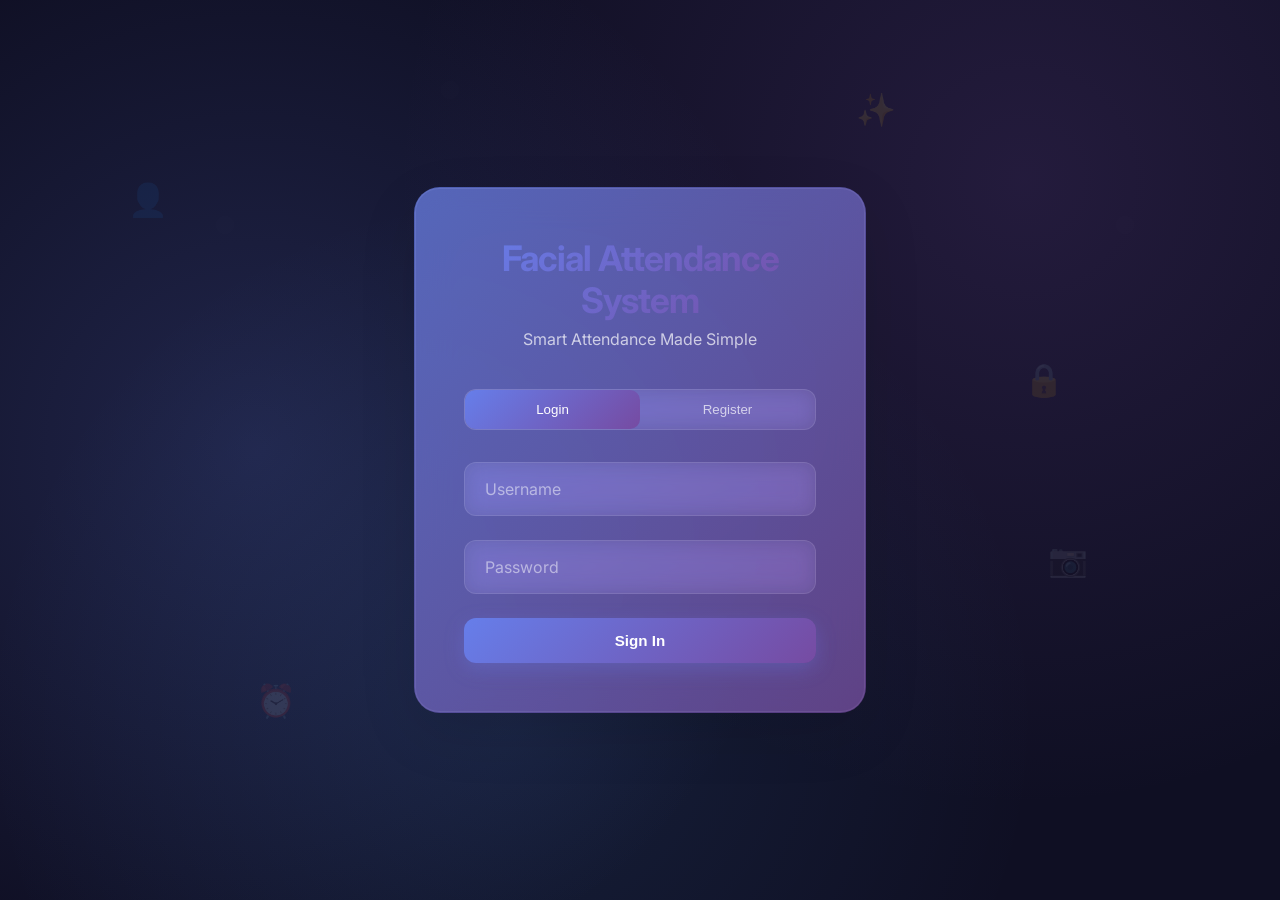
<file: templates/login.html>
<!DOCTYPE html>
<html lang="en">
<head>
    <meta charset="UTF-8">
    <meta name="viewport" content="width=device-width, initial-scale=1.0">
    <title>Facial Attendance System - Login</title>
    <link href="https://fonts.googleapis.com/css2?family=Inter:wght@300;400;500;600;700&display=swap" rel="stylesheet">
    <style>
        /* Modern Facial Attendance System - Enhanced Design */

:root {
    --primary-gradient: linear-gradient(135deg, #667eea 0%, #764ba2 100%);
    --secondary-gradient: linear-gradient(135deg, #f093fb 0%, #f5576c 100%);
    --success-gradient: linear-gradient(135deg, #4facfe 0%, #00f2fe 100%);
    --dark-bg: #0f0f23;
    --dark-card: #1a1a2e;
    --accent-blue: #667eea;
    --accent-purple: #764ba2;
    --text-primary: #2d3436;
    --text-light: #636e72;
    --glass-bg: rgba(255, 255, 255, 0.1);
    --glass-border: rgba(255, 255, 255, 0.2);
    --shadow-light: 0 8px 32px rgba(102, 126, 234, 0.15);
    --shadow-heavy: 0 20px 60px rgba(0, 0, 0, 0.1);
}

* {
    margin: 0;
    padding: 0;
    box-sizing: border-box;
}

body {
    font-family: 'Inter', 'SF Pro Display', -apple-system, BlinkMacSystemFont, sans-serif;
    background: var(--dark-bg);
    background-image: 
        radial-gradient(circle at 20% 50%, rgba(102, 126, 234, 0.2) 0%, transparent 50%),
        radial-gradient(circle at 80% 20%, rgba(118, 75, 162, 0.2) 0%, transparent 50%),
        radial-gradient(circle at 40% 80%, rgba(79, 172, 254, 0.1) 0%, transparent 50%);
    min-height: 100vh;
    color: #ffffff;
    overflow-x: hidden;
    display: flex;
    align-items: center;
    justify-content: center;
    position: relative;
}

body::before {
    content: '';
    position: absolute;
    top: 0;
    left: 0;
    right: 0;
    bottom: 0;
    background: 
        url('data:image/svg+xml,<svg xmlns="http://www.w3.org/2000/svg" viewBox="0 0 100 100"><defs><pattern id="grain" width="100" height="100" patternUnits="userSpaceOnUse"><circle cx="25" cy="25" r="1" fill="rgba(255,255,255,0.02)"/><circle cx="75" cy="75" r="1" fill="rgba(255,255,255,0.02)"/><circle cx="50" cy="10" r="1" fill="rgba(255,255,255,0.02)"/><circle cx="90" cy="40" r="1" fill="rgba(255,255,255,0.02)"/></pattern></defs><rect width="100" height="100" fill="url(%23grain)"/></svg>');
    opacity: 0.3;
    pointer-events: none;
}

.container {
    max-width: 1400px;
    margin: 0 auto;
    padding: 20px;
    position: relative;
    z-index: 1;
}

/* Enhanced Buttons */
.btn {
    padding: 14px 32px;
    border: none;
    border-radius: 12px;
    cursor: pointer;
    text-decoration: none;
    display: inline-flex;
    align-items: center;
    justify-content: center;
    gap: 8px;
    transition: all 0.3s cubic-bezier(0.4, 0, 0.2, 1);
    font-weight: 600;
    font-size: 0.95rem;
    position: relative;
    overflow: hidden;
}

.btn::before {
    content: '';
    position: absolute;
    top: 0;
    left: -100%;
    width: 100%;
    height: 100%;
    background: linear-gradient(90deg, transparent, rgba(255, 255, 255, 0.2), transparent);
    transition: left 0.5s;
}

.btn:hover::before {
    left: 100%;
}

.btn-primary {
    background: var(--primary-gradient);
    color: #ffffff;
    box-shadow: 0 6px 20px rgba(102, 126, 234, 0.3);
}

.btn-primary:hover {
    transform: translateY(-2px);
    box-shadow: 0 10px 30px rgba(102, 126, 234, 0.4);
}

/* Animated Login Form */
.login-form {
    max-width: 450px;
    margin: 50px auto;
    backdrop-filter: blur(20px);
    background: var(--glass-bg);
    border: 1px solid var(--glass-border);
    padding: 3rem;
    border-radius: 24px;
    box-shadow: var(--shadow-heavy);
    position: relative;
    animation: slideUp 0.8s cubic-bezier(0.4, 0, 0.2, 1);
}

.login-form::before {
    content: '';
    position: absolute;
    top: -2px;
    left: -2px;
    right: -2px;
    bottom: -2px;
    background: var(--primary-gradient);
    border-radius: 26px;
    z-index: -1;
    opacity: 0.7;
    animation: glow 3s ease-in-out infinite;
}

.login-form h2 {
    text-align: center;
    margin-bottom: 0.5rem;
    background: var(--primary-gradient);
    -webkit-background-clip: text;
    -webkit-text-fill-color: transparent;
    font-size: 2.2rem;
    font-weight: 700;
    letter-spacing: -1px;
}

.login-subtitle {
    text-align: center;
    color: rgba(255, 255, 255, 0.7);
    margin-bottom: 2.5rem;
    font-size: 1rem;
    font-weight: 400;
}

.form-toggle {
    display: flex;
    margin-bottom: 2rem;
    border-radius: 12px;
    overflow: hidden;
    backdrop-filter: blur(10px);
    background: rgba(255, 255, 255, 0.05);
    border: 1px solid rgba(255, 255, 255, 0.1);
    position: relative;
}

.toggle-btn {
    flex: 1;
    padding: 12px;
    background: transparent;
    border: none;
    cursor: pointer;
    color: rgba(255, 255, 255, 0.7);
    transition: all 0.3s ease;
    font-weight: 500;
    position: relative;
    z-index: 2;
}

.toggle-btn.active {
    color: #ffffff;
}

.toggle-slider {
    position: absolute;
    top: 0;
    left: 0;
    width: 50%;
    height: 100%;
    background: var(--primary-gradient);
    border-radius: 10px;
    transition: transform 0.3s cubic-bezier(0.4, 0, 0.2, 1);
    z-index: 1;
}

.form-group {
    margin-bottom: 1.5rem;
    position: relative;
}

.form-group input {
    width: 100%;
    padding: 16px 20px;
    border: 1px solid rgba(255, 255, 255, 0.1);
    border-radius: 12px;
    font-size: 16px;
    background: rgba(255, 255, 255, 0.05);
    color: #ffffff;
    backdrop-filter: blur(10px);
    transition: all 0.3s ease;
    font-family: inherit;
}

.form-group input::placeholder {
    color: rgba(255, 255, 255, 0.5);
}

.form-group input:focus {
    outline: none;
    border-color: var(--accent-blue);
    box-shadow: 0 0 0 3px rgba(102, 126, 234, 0.2);
    background: rgba(255, 255, 255, 0.1);
}

.error {
    color: #f5576c;
    background: rgba(245, 87, 108, 0.1);
    padding: 12px 16px;
    border-radius: 8px;
    margin-bottom: 1rem;
    border: 1px solid rgba(245, 87, 108, 0.2);
    backdrop-filter: blur(10px);
    animation: shake 0.5s ease-in-out;
}

.loading {
    opacity: 0.7;
    pointer-events: none;
}

.spinner {
    border: 3px solid rgba(255, 255, 255, 0.2);
    border-top: 3px solid #ffffff;
    border-radius: 50%;
    width: 18px;
    height: 18px;
    animation: spin 1s linear infinite;
    display: inline-block;
    margin-right: 8px;
}

/* Floating icons animation */
.floating-icons {
    position: absolute;
    width: 100%;
    height: 100%;
    overflow: hidden;
    pointer-events: none;
}

.floating-icon {
    position: absolute;
    font-size: 2rem;
    color: rgba(102, 126, 234, 0.1);
    animation: float 6s ease-in-out infinite;
}

.floating-icon:nth-child(1) {
    top: 20%;
    left: 10%;
    animation-delay: 0s;
}

.floating-icon:nth-child(2) {
    top: 60%;
    right: 15%;
    animation-delay: 2s;
}

.floating-icon:nth-child(3) {
    top: 40%;
    left: 80%;
    animation-delay: 4s;
}

.floating-icon:nth-child(4) {
    bottom: 20%;
    left: 20%;
    animation-delay: 1s;
}

.floating-icon:nth-child(5) {
    top: 10%;
    right: 30%;
    animation-delay: 3s;
}

/* Animations */
@keyframes slideUp {
    from {
        opacity: 0;
        transform: translateY(50px);
    }
    to {
        opacity: 1;
        transform: translateY(0);
    }
}

@keyframes spin {
    0% { transform: rotate(0deg); }
    100% { transform: rotate(360deg); }
}

@keyframes glow {
    0%, 100% {
        opacity: 0.5;
    }
    50% {
        opacity: 0.8;
    }
}

@keyframes float {
    0%, 100% {
        transform: translateY(0px) rotate(0deg);
        opacity: 0.3;
    }
    25% {
        transform: translateY(-20px) rotate(5deg);
        opacity: 0.6;
    }
    50% {
        transform: translateY(-10px) rotate(-5deg);
        opacity: 0.8;
    }
    75% {
        transform: translateY(-30px) rotate(3deg);
        opacity: 0.4;
    }
}

@keyframes shake {
    0%, 100% { transform: translateX(0); }
    10%, 30%, 50%, 70%, 90% { transform: translateX(-5px); }
    20%, 40%, 60%, 80% { transform: translateX(5px); }
}

/* Responsive Design */
@media (max-width: 768px) {
    .login-form {
        margin: 20px;
        padding: 2rem;
    }
    
    .login-form h2 {
        font-size: 1.8rem;
    }
    
    .btn {
        padding: 12px 24px;
        font-size: 0.9rem;
    }
    
    .form-group input {
        padding: 14px 16px;
    }
    
    .floating-icon {
        font-size: 1.5rem;
    }
}

@media (max-width: 480px) {
    .login-form {
        padding: 1.5rem;
    }
    
    .login-form h2 {
        font-size: 1.6rem;
    }
}
    </style>
</head>
<body>
    <div class="floating-icons">
        <div class="floating-icon">👤</div>
        <div class="floating-icon">📷</div>
        <div class="floating-icon">🔒</div>
        <div class="floating-icon">⏰</div>
        <div class="floating-icon">✨</div>
    </div>
    
    <div class="container">
        <div class="login-form">
            <h2>Facial Attendance System</h2>
            <p class="login-subtitle">Smart Attendance Made Simple</p>
            
            <div id="error-message" class="error" style="display: none;"></div>
            
            <div class="form-toggle">
                <div class="toggle-slider"></div>
                <button class="toggle-btn active" onclick="showLogin()">Login</button>
                <button class="toggle-btn" onclick="showRegister()">Register</button>
            </div>
            
            <!-- Login Form -->
            <form id="loginForm" method="POST">
                <div class="form-group">
                    <input type="text" name="username" placeholder="Username" required>
                </div>
                <div class="form-group">
                    <input type="password" name="password" placeholder="Password" required>
                </div>
                <button type="submit" class="btn btn-primary" style="width: 100%;">
                    <span>Sign In</span>
                </button>
            </form>
            
            <!-- Register Form -->
            <form id="registerForm" method="POST" style="display: none;">
                <div class="form-group">
                    <input type="text" name="full_name" placeholder="Full Name" required>
                </div>
                <div class="form-group">
                    <input type="email" name="email" placeholder="Email Address" required>
                </div>
                <div class="form-group">
                    <input type="text" name="username" placeholder="Username" required>
                </div>
                <div class="form-group">
                    <input type="password" name="password" placeholder="Password" required>
                </div>
                <button type="submit" class="btn btn-primary" style="width: 100%;">
                    <span>Create Account</span>
                </button>
            </form>
        </div>
    </div>
    
    <script>
        // Toggle between login and register forms
        function showLogin() {
            const loginForm = document.getElementById('loginForm');
            const registerForm = document.getElementById('registerForm');
            const toggleBtns = document.querySelectorAll('.toggle-btn');
            const slider = document.querySelector('.toggle-slider');
            
            loginForm.style.display = 'block';
            registerForm.style.display = 'none';
            toggleBtns[0].classList.add('active');
            toggleBtns[1].classList.remove('active');
            slider.style.transform = 'translateX(0%)';
        }

        function showRegister() {
            const loginForm = document.getElementById('loginForm');
            const registerForm = document.getElementById('registerForm');
            const toggleBtns = document.querySelectorAll('.toggle-btn');
            const slider = document.querySelector('.toggle-slider');
            
            loginForm.style.display = 'none';
            registerForm.style.display = 'block';
            toggleBtns[0].classList.remove('active');
            toggleBtns[1].classList.add('active');
            slider.style.transform = 'translateX(100%)';
        }

        // Form validation and submission
        document.getElementById('registerForm').addEventListener('submit', async function(e) {
            e.preventDefault();
            
            const formData = new FormData(this);
            const submitBtn = this.querySelector('button[type="submit"]');
            const btnSpan = submitBtn.querySelector('span');
            
            // Basic validation
            const password = formData.get('password');
            const email = formData.get('email');
            
            if (password.length < 6) {
                showError('Password must be at least 6 characters long');
                return;
            }
            
            if (!isValidEmail(email)) {
                showError('Please enter a valid email address');
                return;
            }
            
            // Show loading state
            submitBtn.disabled = true;
            submitBtn.classList.add('loading');
            btnSpan.innerHTML = '<span class="spinner"></span>Creating Account...';
            
            try {
                const response = await fetch('/register', {
                    method: 'POST',
                    body: formData
                });
                
                const result = await response.json();
                
                if (result.success) {
                    showSuccess('Registration successful! Please login.');
                    showLogin();
                    this.reset();
                } else {
                    showError(result.message || 'Registration failed');
                }
            } catch (error) {
                showError('Registration failed. Please try again.');
            } finally {
                submitBtn.disabled = false;
                submitBtn.classList.remove('loading');
                btnSpan.innerHTML = 'Create Account';
            }
        });

        document.getElementById('loginForm').addEventListener('submit', function(e) {
            const submitBtn = this.querySelector('button[type="submit"]');
            const btnSpan = submitBtn.querySelector('span');
            
            submitBtn.disabled = true;
            submitBtn.classList.add('loading');
            btnSpan.innerHTML = '<span class="spinner"></span>Signing In...';
        });

        function showError(message) {
            const errorDiv = document.getElementById('error-message');
            errorDiv.textContent = message;
            errorDiv.style.display = 'block';
            errorDiv.style.animation = 'none';
            errorDiv.offsetHeight; // Trigger reflow
            errorDiv.style.animation = 'shake 0.5s ease-in-out';
            
            setTimeout(() => {
                errorDiv.style.display = 'none';
            }, 5000);
        }

        function showSuccess(message) {
            // Create success notification
            const notification = document.createElement('div');
            notification.className = 'success-notification';
            notification.style.cssText = `
                position: fixed;
                top: 20px;
                right: 20px;
                padding: 12px 20px;
                background: rgba(79, 172, 254, 0.9);
                color: white;
                border-radius: 8px;
                z-index: 1000;
                animation: slideInRight 0.3s ease;
            `;
            notification.textContent = message;
            
            document.body.appendChild(notification);
            
            setTimeout(() => {
                notification.remove();
            }, 3000);
        }

        function isValidEmail(email) {
            const emailRegex = /^[^\s@]+@[^\s@]+\.[^\s@]+$/;
            return emailRegex.test(email);
        }

        // Add floating animation effects
        document.addEventListener('DOMContentLoaded', function() {
            const icons = document.querySelectorAll('.floating-icon');
            icons.forEach((icon, index) => {
                icon.style.animationDelay = `${index * 1.2}s`;
                icon.style.animationDuration = `${6 + index * 0.5}s`;
            });
        });

        // Add input focus effects
        document.querySelectorAll('input').forEach(input => {
            input.addEventListener('focus', function() {
                this.parentElement.style.transform = 'translateY(-2px)';
            });
            
            input.addEventListener('blur', function() {
                this.parentElement.style.transform = 'translateY(0)';
            });
        });
    </script>
</body>
</html>
</file>
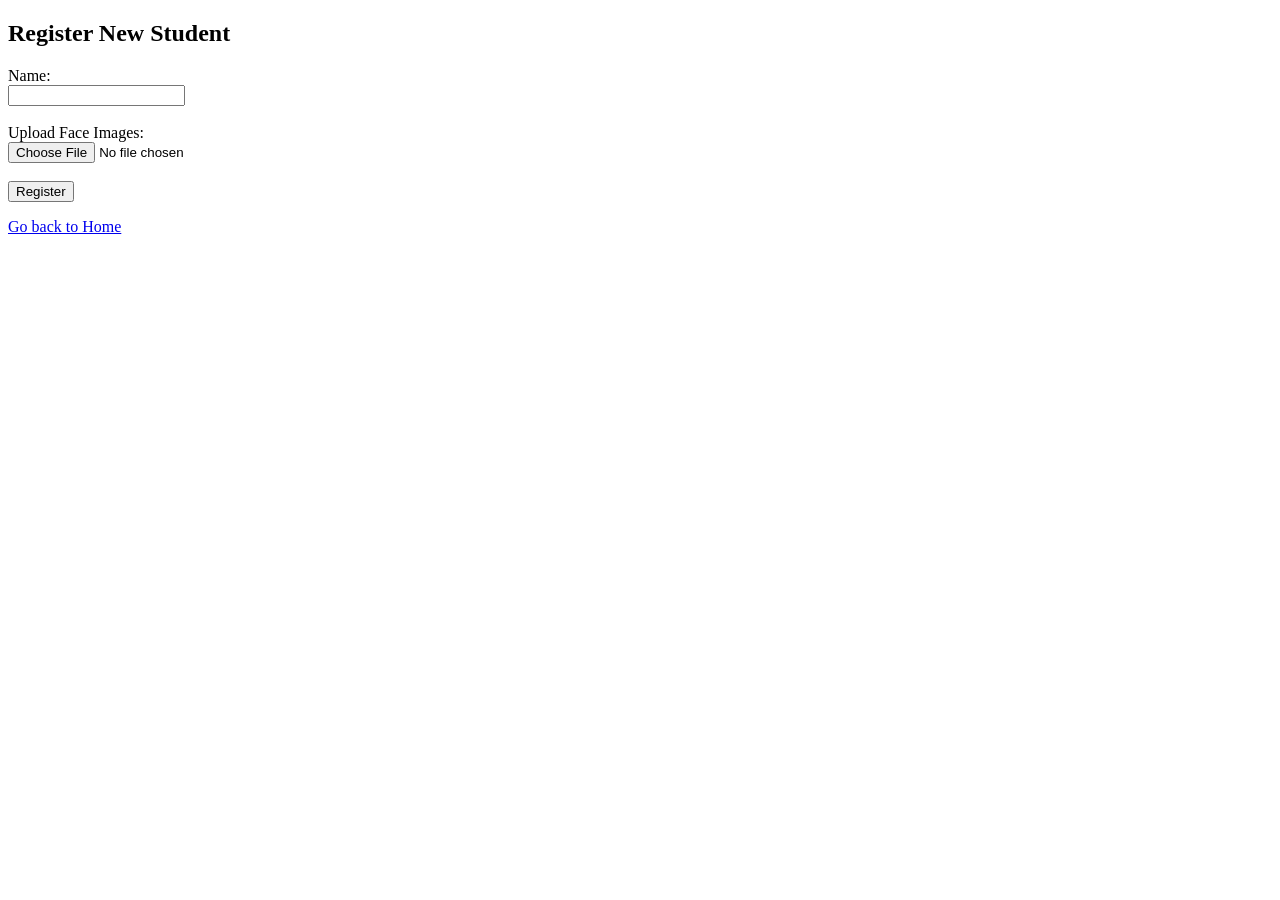
<file: templates/register.html>
<!DOCTYPE html>
<html lang="en">
<head>
    <meta charset="UTF-8">
    <title>Register Student</title>
</head>
<body>
    <h2>Register New Student</h2>
    <form action="/register_student" method="POST" enctype="multipart/form-data">
        <label>Name:</label><br>
        <input type="text" name="name" required><br><br>
        <label>Upload Face Images:</label><br>
        <input type="file" name="image" accept="image/*" required><br><br>
        <button type="submit">Register</button>
    </form>
    <p><a href="/">Go back to Home</a></p>
</body>
</html>
</file>
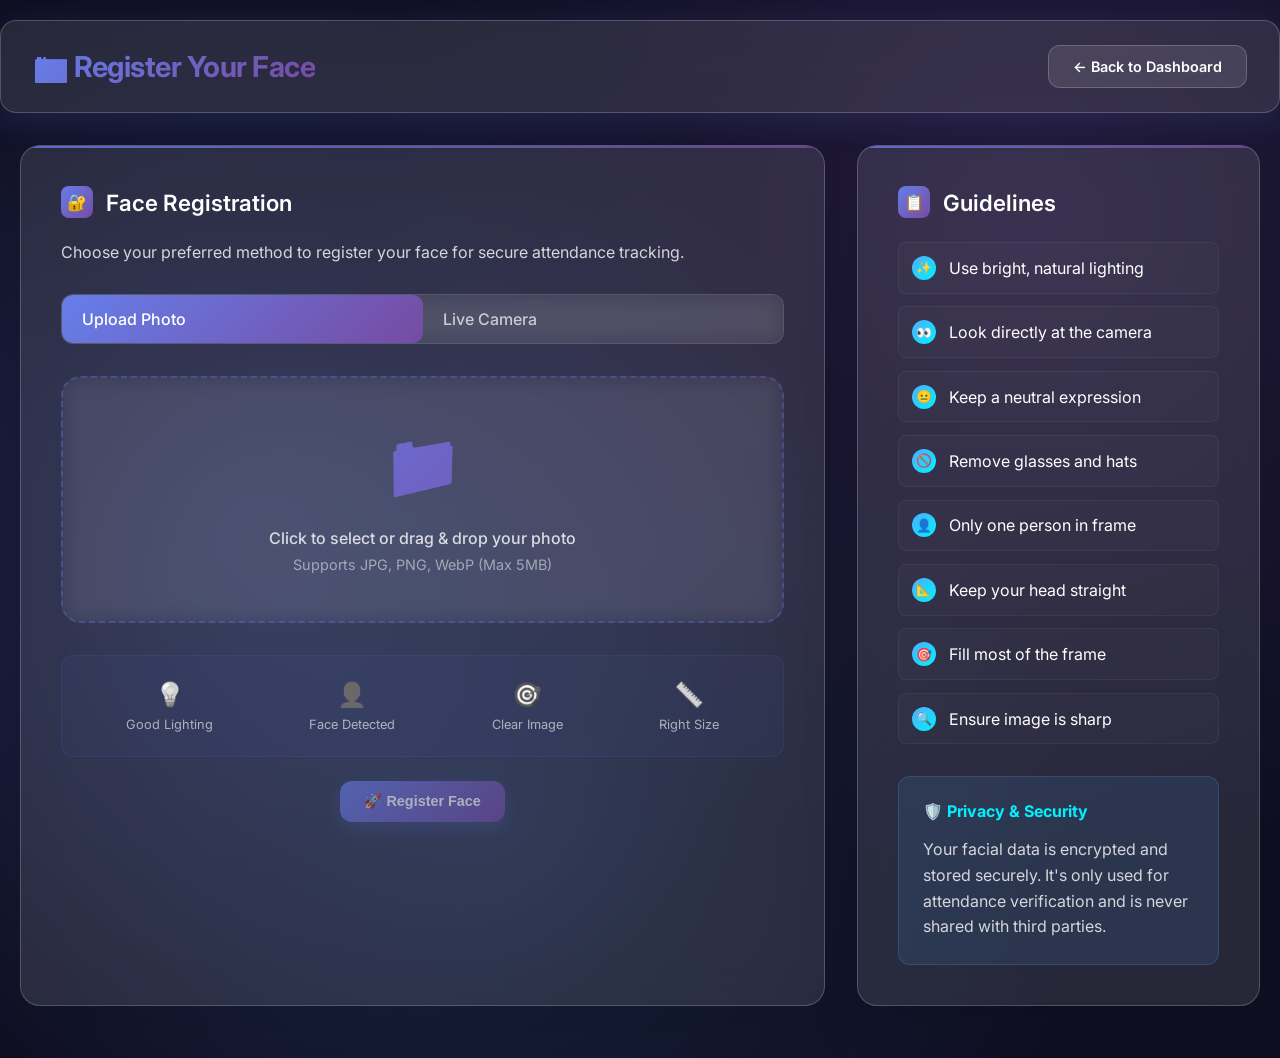
<file: templates/register_face.html>
<!DOCTYPE html>
<html lang="en">
<head>
    <meta charset="UTF-8">
    <meta name="viewport" content="width=device-width, initial-scale=1.0">
    <title>Register Face - FaceSync</title>
    <link href="https://fonts.googleapis.com/css2?family=Inter:wght@300;400;500;600;700&display=swap" rel="stylesheet">
    <style>
        :root {
            --primary-gradient: linear-gradient(135deg, #667eea 0%, #764ba2 100%);
            --secondary-gradient: linear-gradient(135deg, #f093fb 0%, #f5576c 100%);
            --success-gradient: linear-gradient(135deg, #4facfe 0%, #00f2fe 100%);
            --warning-gradient: linear-gradient(135deg, #ffa726 0%, #ff7043 100%);
            --dark-bg: #0f0f23;
            --glass-bg: rgba(255, 255, 255, 0.1);
            --glass-border: rgba(255, 255, 255, 0.2);
            --shadow-light: 0 8px 32px rgba(102, 126, 234, 0.15);
            --shadow-heavy: 0 20px 60px rgba(0, 0, 0, 0.1);
        }

        * {
            margin: 0;
            padding: 0;
            box-sizing: border-box;
        }

        body {
            font-family: 'Inter', -apple-system, BlinkMacSystemFont, sans-serif;
            background: var(--dark-bg);
            background-image: 
                radial-gradient(circle at 20% 50%, rgba(102, 126, 234, 0.2) 0%, transparent 50%),
                radial-gradient(circle at 80% 20%, rgba(118, 75, 162, 0.2) 0%, transparent 50%),
                radial-gradient(circle at 40% 80%, rgba(79, 172, 254, 0.1) 0%, transparent 50%);
            min-height: 100vh;
            color: #ffffff;
        }

        .container {
            max-width: 1400px;
            margin: 0 auto;
            padding: 20px;
        }

        .navbar {
            backdrop-filter: blur(20px);
            background: var(--glass-bg);
            border: 1px solid var(--glass-border);
            padding: 1.5rem 2rem;
            display: flex;
            justify-content: space-between;
            align-items: center;
            box-shadow: var(--shadow-light);
            border-radius: 16px;
            margin-bottom: 2rem;
            position: sticky;
            top: 20px;
            z-index: 100;
        }

        .navbar h1 {
            background: var(--primary-gradient);
            -webkit-background-clip: text;
            -webkit-text-fill-color: transparent;
            font-size: 1.8rem;
            font-weight: 700;
            letter-spacing: -0.5px;
            display: flex;
            align-items: center;
            gap: 0.5rem;
        }

        .btn {
            padding: 12px 24px;
            border: none;
            border-radius: 12px;
            cursor: pointer;
            text-decoration: none;
            display: inline-flex;
            align-items: center;
            justify-content: center;
            gap: 8px;
            transition: all 0.3s cubic-bezier(0.4, 0, 0.2, 1);
            font-weight: 600;
            font-size: 0.9rem;
            position: relative;
            overflow: hidden;
            min-width: 140px;
        }

        .btn::before {
            content: '';
            position: absolute;
            top: 0;
            left: -100%;
            width: 100%;
            height: 100%;
            background: linear-gradient(90deg, transparent, rgba(255, 255, 255, 0.2), transparent);
            transition: left 0.5s;
        }

        .btn:hover::before {
            left: 100%;
        }

        .btn-primary {
            background: var(--primary-gradient);
            color: #ffffff;
            box-shadow: 0 6px 20px rgba(102, 126, 234, 0.3);
        }

        .btn-primary:hover {
            transform: translateY(-2px);
            box-shadow: 0 10px 30px rgba(102, 126, 234, 0.4);
        }

        .btn-secondary {
            background: rgba(255, 255, 255, 0.1);
            color: #ffffff;
            border: 1px solid rgba(255, 255, 255, 0.2);
        }

        .btn-secondary:hover {
            background: rgba(255, 255, 255, 0.2);
            transform: translateY(-2px);
        }

        .btn:disabled {
            opacity: 0.6;
            cursor: not-allowed;
            transform: none;
        }

        .card {
            backdrop-filter: blur(20px);
            background: var(--glass-bg);
            border: 1px solid var(--glass-border);
            border-radius: 20px;
            padding: 2.5rem;
            box-shadow: var(--shadow-heavy);
            margin-bottom: 2rem;
            position: relative;
            overflow: hidden;
            transition: all 0.4s cubic-bezier(0.4, 0, 0.2, 1);
            animation: slideUp 0.6s ease-out;
        }

        .card::before {
            content: '';
            position: absolute;
            top: 0;
            left: 0;
            right: 0;
            height: 2px;
            background: var(--primary-gradient);
            opacity: 0.8;
        }

        .card:hover {
            transform: translateY(-4px);
            box-shadow: 0 25px 60px rgba(102, 126, 234, 0.2);
        }

        .card h3 {
            color: #ffffff;
            margin-bottom: 1.5rem;
            font-size: 1.4rem;
            font-weight: 600;
            display: flex;
            align-items: center;
            gap: 0.8rem;
        }

        .card-icon {
            width: 32px;
            height: 32px;
            border-radius: 8px;
            background: var(--primary-gradient);
            display: flex;
            align-items: center;
            justify-content: center;
            font-size: 1rem;
        }

        .register-face {
            display: grid;
            grid-template-columns: 2fr 1fr;
            gap: 2rem;
        }

        .tab-container {
            display: flex;
            margin-bottom: 2rem;
            border-radius: 12px;
            overflow: hidden;
            backdrop-filter: blur(10px);
            background: rgba(255, 255, 255, 0.05);
            border: 1px solid rgba(255, 255, 255, 0.1);
            position: relative;
        }

        .tab {
            flex: 1;
            padding: 14px 20px;
            cursor: pointer;
            background: transparent;
            border: none;
            color: rgba(255, 255, 255, 0.7);
            transition: all 0.3s ease;
            font-weight: 500;
            position: relative;
            z-index: 2;
        }

        .tab.active {
            color: #ffffff;
        }

        .tab-slider {
            position: absolute;
            top: 0;
            left: 0;
            width: 50%;
            height: 100%;
            background: var(--primary-gradient);
            border-radius: 10px;
            transition: transform 0.3s cubic-bezier(0.4, 0, 0.2, 1);
            z-index: 1;
        }

        .tab-content {
            display: none;
            animation: fadeIn 0.4s ease;
        }

        .tab-content.active {
            display: block;
        }

        .upload-area {
            border: 2px dashed rgba(102, 126, 234, 0.3);
            border-radius: 20px;
            padding: 3rem;
            text-align: center;
            cursor: pointer;
            transition: all 0.3s cubic-bezier(0.4, 0, 0.2, 1);
            position: relative;
            background: rgba(102, 126, 234, 0.02);
            backdrop-filter: blur(10px);
            margin-bottom: 2rem;
        }

        .upload-area:hover {
            border-color: var(--accent-blue);
            background: rgba(102, 126, 234, 0.05);
            transform: translateY(-4px);
        }

        .upload-area.drag-over {
            border-color: #00f2fe;
            background: rgba(0, 242, 254, 0.1);
            animation: pulse 1s infinite;
        }

        .upload-area input[type="file"] {
            position: absolute;
            width: 100%;
            height: 100%;
            top: 0;
            left: 0;
            opacity: 0;
            cursor: pointer;
        }

        .upload-icon {
            font-size: 4rem;
            margin-bottom: 1.5rem;
            background: var(--primary-gradient);
            -webkit-background-clip: text;
            -webkit-text-fill-color: transparent;
        }

        .upload-text {
            color: rgba(255, 255, 255, 0.8);
            margin-bottom: 0.5rem;
            font-weight: 500;
        }

        .upload-subtext {
            color: rgba(255, 255, 255, 0.5);
            font-size: 0.9rem;
        }

        .image-preview {
            margin: 1.5rem 0;
            animation: fadeIn 0.5s ease;
        }

        .image-preview img {
            max-width: 100%;
            max-height: 300px;
            border-radius: 16px;
            border: 2px solid rgba(255, 255, 255, 0.1);
            box-shadow: var(--shadow-light);
        }

        .preview-info {
            margin-top: 1rem;
            padding: 1rem;
            background: rgba(79, 172, 254, 0.1);
            border-radius: 12px;
            border: 1px solid rgba(79, 172, 254, 0.2);
        }

        .preview-info p {
            margin: 0.3rem 0;
            color: rgba(255, 255, 255, 0.8);
        }

        .video-container {
            position: relative;
            border-radius: 20px;
            overflow: hidden;
            background: rgba(79, 172, 254, 0.05);
            border: 2px solid rgba(79, 172, 254, 0.2);
            margin-bottom: 1.5rem;
        }

        .video-container video {
            width: 100%;
            height: auto;
            display: block;
        }

        .video-overlay {
            position: absolute;
            top: 15px;
            left: 15px;
            background: rgba(0, 0, 0, 0.7);
            backdrop-filter: blur(10px);
            color: #ffffff;
            padding: 8px 12px;
            border-radius: 8px;
            font-size: 0.8rem;
            font-weight: 500;
        }

        .capture-controls {
            text-align: center;
            margin-bottom: 1.5rem;
        }

        .capture-controls .btn {
            margin: 0.5rem;
        }

        .captured-preview {
            margin-top: 1.5rem;
        }

        .guidelines-list {
            list-style: none;
            padding: 0;
        }

        .guidelines-list li {
            display: flex;
            align-items: center;
            gap: 0.8rem;
            margin-bottom: 0.8rem;
            padding: 0.8rem;
            border-radius: 8px;
            transition: all 0.2s ease;
            background: rgba(255, 255, 255, 0.02);
            border: 1px solid rgba(255, 255, 255, 0.05);
        }

        .guidelines-list li:hover {
            background: rgba(255, 255, 255, 0.05);
            transform: translateX(5px);
        }

        .guideline-icon {
            width: 24px;
            height: 24px;
            border-radius: 50%;
            background: var(--success-gradient);
            display: flex;
            align-items: center;
            justify-content: center;
            font-size: 0.8rem;
            font-weight: 600;
            flex-shrink: 0;
        }

        .success-message {
            background: rgba(79, 172, 254, 0.1);
            border: 1px solid rgba(79, 172, 254, 0.3);
            color: #00f2fe;
            padding: 12px 16px;
            border-radius: 12px;
            animation: fadeIn 0.3s ease;
            margin-top: 1rem;
        }

        .error-message {
            background: rgba(245, 87, 108, 0.1);
            border: 1px solid rgba(245, 87, 108, 0.3);
            color: #f5576c;
            padding: 12px 16px;
            border-radius: 12px;
            animation: fadeIn 0.3s ease;
            margin-top: 1rem;
        }

        .progress-indicator {
            display: none;
            text-align: center;
            margin-top: 1rem;
        }

        .progress-bar {
            width: 100%;
            height: 6px;
            background: rgba(255, 255, 255, 0.1);
            border-radius: 3px;
            overflow: hidden;
            margin: 1rem 0;
        }

        .progress-fill {
            height: 100%;
            background: var(--success-gradient);
            width: 0%;
            transition: width 0.3s ease;
            border-radius: 3px;
        }

        .spinner {
            border: 3px solid rgba(255, 255, 255, 0.2);
            border-top: 3px solid #ffffff;
            border-radius: 50%;
            width: 16px;
            height: 16px;
            animation: spin 1s linear infinite;
            display: inline-block;
            margin-right: 8px;
        }

        .quality-indicators {
            display: flex;
            justify-content: space-around;
            margin: 1.5rem 0;
            padding: 1rem;
            background: rgba(102, 126, 234, 0.05);
            border-radius: 12px;
            border: 1px solid rgba(102, 126, 234, 0.1);
        }

        .quality-item {
            text-align: center;
            padding: 0.5rem;
        }

        .quality-icon {
            font-size: 1.5rem;
            margin-bottom: 0.5rem;
            filter: grayscale(1);
            transition: filter 0.3s ease;
        }

        .quality-item.active .quality-icon {
            filter: grayscale(0);
        }

        .quality-label {
            font-size: 0.8rem;
            color: rgba(255, 255, 255, 0.6);
        }

        .quality-item.active .quality-label {
            color: #00f2fe;
            font-weight: 600;
        }

        @keyframes fadeIn {
            from { opacity: 0; transform: translateY(10px); }
            to { opacity: 1; transform: translateY(0); }
        }

        @keyframes slideUp {
            from { opacity: 0; transform: translateY(30px); }
            to { opacity: 1; transform: translateY(0); }
        }

        @keyframes pulse {
            0%, 100% { transform: scale(1); opacity: 1; }
            50% { transform: scale(1.02); opacity: 0.8; }
        }

        @keyframes spin {
            0% { transform: rotate(0deg); }
            100% { transform: rotate(360deg); }
        }

        @keyframes success {
            0% { transform: scale(1); }
            50% { transform: scale(1.1); }
            100% { transform: scale(1); }
        }

        .success-animation {
            animation: success 0.5s ease;
        }

        @media (max-width: 768px) {
            .container {
                padding: 15px;
            }
            
            .navbar {
                padding: 1rem;
                flex-direction: column;
                gap: 1rem;
            }
            
            .register-face {
                grid-template-columns: 1fr;
            }
            
            .card {
                padding: 1.5rem;
            }
            
            .upload-area {
                padding: 2rem 1rem;
            }
            
            .quality-indicators {
                flex-wrap: wrap;
                gap: 1rem;
            }
            
            .tab-container {
                flex-direction: column;
            }
            
            .tab-slider {
                width: 100%;
                height: 50%;
                transform: translateY(0);
            }
        }

        @media (max-width: 480px) {
            .btn {
                padding: 10px 20px;
                font-size: 0.85rem;
                min-width: 120px;
            }
            
            .upload-icon {
                font-size: 3rem;
            }
            
            .card h3 {
                font-size: 1.2rem;
            }
        }
    </style>
</head>
<body>
    <div class="navbar">
        <h1>📷 Register Your Face</h1>
        <a href="{{ url_for('dashboard') }}" class="btn btn-secondary">← Back to Dashboard</a>
    </div>
    
    <div class="container">
        <div class="register-face">
            <div class="card">
                <h3>
                    <div class="card-icon">🔐</div>
                    Face Registration
                </h3>
                <p style="margin-bottom: 2rem; color: rgba(255, 255, 255, 0.8);">
                    Choose your preferred method to register your face for secure attendance tracking.
                </p>
                
                <div class="tab-container">
                    <div class="tab-slider"></div>
                    <div class="tab active" id="uploadTab">Upload Photo</div>
                    <div class="tab" id="cameraTab">Live Camera</div>
                </div>
                
                <!-- Upload Photo Tab -->
                <div class="tab-content active" id="uploadContent">
                    <div class="upload-area" id="uploadArea">
                        <div class="upload-icon">📁</div>
                        <div class="upload-text">Click to select or drag & drop your photo</div>
                        <div class="upload-subtext">Supports JPG, PNG, WebP (Max 5MB)</div>
                        <input type="file" id="faceImage" name="face_image" accept="image/*">
                    </div>
                    
                    <div class="quality-indicators">
                        <div class="quality-item" id="lightingCheck">
                            <div class="quality-icon">💡</div>
                            <div class="quality-label">Good Lighting</div>
                        </div>
                        <div class="quality-item" id="faceCheck">
                            <div class="quality-icon">👤</div>
                            <div class="quality-label">Face Detected</div>
                        </div>
                        <div class="quality-item" id="clarityCheck">
                            <div class="quality-icon">🎯</div>
                            <div class="quality-label">Clear Image</div>
                        </div>
                        <div class="quality-item" id="sizeCheck">
                            <div class="quality-icon">📏</div>
                            <div class="quality-label">Right Size</div>
                        </div>
                    </div>
                    
                    <div id="imagePreview"></div>
                    
                    <div class="progress-indicator" id="uploadProgress">
                        <div class="progress-bar">
                            <div class="progress-fill" id="progressFill"></div>
                        </div>
                        <p>Processing your image...</p>
                    </div>
                    
                    <form id="faceRegisterForm" style="text-align: center;">
                        <button type="submit" class="btn btn-primary" id="registerBtn" disabled>
                            🚀 Register Face
                        </button>
                    </form>
                </div>
                
                <!-- Camera Tab -->
                <div class="tab-content" id="cameraContent">
                    <div class="video-container" id="videoContainer">
                        <div class="video-overlay">CAMERA</div>
                        <video id="videoElement" autoplay playsinline></video>
                    </div>
                    
                    <div class="capture-controls">
                        <button class="btn btn-primary" id="captureBtn">📸 Capture Photo</button>
                        <button class="btn btn-secondary" id="retakeBtn" style="display: none;">🔄 Retake</button>
                    </div>
                    
                    <div class="captured-preview" id="capturedImagePreview"></div>
                    
                    <div style="text-align: center; margin-top: 1.5rem;">
                        <button class="btn btn-primary" id="registerCapturedBtn" style="display: none;">
                            🚀 Register Face
                        </button>
                    </div>
                </div>
                
                <div id="message"></div>
            </div>
            
            <div class="card">
                <h3>
                    <div class="card-icon">📋</div>
                    Guidelines
                </h3>
                
                <ul class="guidelines-list">
                    <li>
                        <span class="guideline-icon">✨</span>
                        <span>Use bright, natural lighting</span>
                    </li>
                    <li>
                        <span class="guideline-icon">👀</span>
                        <span>Look directly at the camera</span>
                    </li>
                    <li>
                        <span class="guideline-icon">😐</span>
                        <span>Keep a neutral expression</span>
                    </li>
                    <li>
                        <span class="guideline-icon">🚫</span>
                        <span>Remove glasses and hats</span>
                    </li>
                    <li>
                        <span class="guideline-icon">👤</span>
                        <span>Only one person in frame</span>
                    </li>
                    <li>
                        <span class="guideline-icon">📐</span>
                        <span>Keep your head straight</span>
                    </li>
                    <li>
                        <span class="guideline-icon">🎯</span>
                        <span>Fill most of the frame</span>
                    </li>
                    <li>
                        <span class="guideline-icon">🔍</span>
                        <span>Ensure image is sharp</span>
                    </li>
                </ul>
                
                <div style="margin-top: 2rem; padding: 1.5rem; background: rgba(79, 172, 254, 0.1); border-radius: 12px; border: 1px solid rgba(79, 172, 254, 0.2);">
                    <h4 style="color: #00f2fe; margin-bottom: 1rem;">🛡️ Privacy & Security</h4>
                    <p style="color: rgba(255, 255, 255, 0.8); line-height: 1.6;">
                        Your facial data is encrypted and stored securely. It's only used for attendance verification and is never shared with third parties.
                    </p>
                </div>
            </div>
        </div>
    </div>
    
    <script>
        let currentTab = 'upload';
        let videoStream = null;
        let capturedImageData = null;

        document.addEventListener('DOMContentLoaded', function() {
            initializeTabs();
            initializeUpload();
        });

        function initializeTabs() {
            const uploadTab = document.getElementById('uploadTab');
            const cameraTab = document.getElementById('cameraTab');
            const slider = document.querySelector('.tab-slider');

            uploadTab.addEventListener('click', () => {
                if (currentTab === 'upload') return;
                
                currentTab = 'upload';
                switchTab('upload');
                slider.style.transform = 'translateX(0%)';
                stopVideoStream();
            });

            cameraTab.addEventListener('click', () => {
                if (currentTab === 'camera') return;
                
                currentTab = 'camera';
                switchTab('camera');
                slider.style.transform = 'translateX(100%)';
                startVideoStream();
            });
        }

        function switchTab(tab) {
            const uploadContent = document.getElementById('uploadContent');
            const cameraContent = document.getElementById('cameraContent');
            const uploadTab = document.getElementById('uploadTab');
            const cameraTab = document.getElementById('cameraTab');

            if (tab === 'upload') {
                uploadContent.classList.add('active');
                cameraContent.classList.remove('active');
                uploadTab.classList.add('active');
                cameraTab.classList.remove('active');
            } else {
                uploadContent.classList.remove('active');
                cameraContent.classList.add('active');
                uploadTab.classList.remove('active');
                cameraTab.classList.add('active');
            }
        }

        function initializeUpload() {
            const uploadArea = document.getElementById('uploadArea');
            const fileInput = document.getElementById('faceImage');
            const form = document.getElementById('faceRegisterForm');

            // Drag and drop handlers
            uploadArea.addEventListener('dragover', handleDragOver);
            uploadArea.addEventListener('dragleave', handleDragLeave);
            uploadArea.addEventListener('drop', handleDrop);
            uploadArea.addEventListener('click', () => fileInput.click());

            fileInput.addEventListener('change', handleFileSelect);
            form.addEventListener('submit', handleRegistration);

            // Camera controls
            document.getElementById('captureBtn').addEventListener('click', capturePhoto);
            document.getElementById('retakeBtn').addEventListener('click', retakePhoto);
            document.getElementById('registerCapturedBtn').addEventListener('click', registerCapturedPhoto);
        }

        function handleDragOver(e) {
            e.preventDefault();
            e.currentTarget.classList.add('drag-over');
        }

        function handleDragLeave(e) {
            e.preventDefault();
            e.currentTarget.classList.remove('drag-over');
        }

        function handleDrop(e) {
            e.preventDefault();
            const uploadArea = e.currentTarget;
            uploadArea.classList.remove('drag-over');
            
            const files = e.dataTransfer.files;
            if (files.length > 0) {
                const fileInput = document.getElementById('faceImage');
                fileInput.files = files;
                handleFileSelect({ target: { files: files } });
            }
        }

        function handleFileSelect(e) {
            const file = e.target.files[0];
            if (!file) return;

            // Validate file
            if (!file.type.startsWith('image/')) {
                showMessage('Please select an image file.', 'error');
                return;
            }

            if (file.size > 5 * 1024 * 1024) {
                showMessage('File size must be less than 5MB.', 'error');
                return;
            }

            showImagePreview(file);
            validateImageQuality(file);
        }

        function showImagePreview(file) {
            const preview = document.getElementById('imagePreview');
            const reader = new FileReader();

            reader.onload = function(e) {
                preview.innerHTML = `
                    <div class="image-preview">
                        <img src="${e.target.result}" alt="Preview">
                        <div class="preview-info">
                            <p><strong>File:</strong> ${file.name}</p>
                            <p><strong>Size:</strong> ${formatFileSize(file.size)}</p>
                            <p><strong>Type:</strong> ${file.type}</p>
                        </div>
                    </div>
                `;
            };

            reader.readAsDataURL(file);
        }

        function validateImageQuality(file) {
            // Simulate quality checks
            setTimeout(() => {
                document.getElementById('sizeCheck').classList.add('active');
            }, 500);
            
            setTimeout(() => {
                document.getElementById('lightingCheck').classList.add('active');
            }, 1000);
            
            setTimeout(() => {
                document.getElementById('faceCheck').classList.add('active');
            }, 1500);
            
            setTimeout(() => {
                document.getElementById('clarityCheck').classList.add('active');
                document.getElementById('registerBtn').disabled = false;
                document.getElementById('registerBtn').classList.add('success-animation');
            }, 2000);
        }

        function formatFileSize(bytes) {
            if (bytes === 0) return '0 Bytes';
            const k = 1024;
            const sizes = ['Bytes', 'KB', 'MB', 'GB'];
            const i = Math.floor(Math.log(bytes) / Math.log(k));
            return parseFloat((bytes / Math.pow(k, i)).toFixed(2)) + ' ' + sizes[i];
        }

        async function handleRegistration(e) {
            e.preventDefault();
            
            const fileInput = document.getElementById('faceImage');
            const registerBtn = document.getElementById('registerBtn');
            const progressIndicator = document.getElementById('uploadProgress');
            const progressFill = document.getElementById('progressFill');
            
            if (!fileInput.files[0]) {
                showMessage('Please select an image first.', 'error');
                return;
            }

            registerBtn.disabled = true;
            registerBtn.innerHTML = '<div class="spinner"></div> Processing...';
            progressIndicator.style.display = 'block';

            // Simulate upload progress
            let progress = 0;
            const progressInterval = setInterval(() => {
                progress += 10;
                progressFill.style.width = progress + '%';
                if (progress >= 90) clearInterval(progressInterval);
            }, 100);

            try {
                const formData = new FormData();
                formData.append('face_image', fileInput.files[0]);

                const response = await fetch('/register_face', {
                    method: 'POST',
                    body: formData
                });

                const result = await response.json();
                progressFill.style.width = '100%';

                setTimeout(() => {
                    if (result.success) {
                        showMessage(result.message, 'success');
                        setTimeout(() => {
                            window.location.href = '/dashboard';
                        }, 2000);
                    } else {
                        showMessage(result.message, 'error');
                        registerBtn.disabled = false;
                        registerBtn.innerHTML = '🚀 Register Face';
                    }
                    progressIndicator.style.display = 'none';
                }, 500);

            } catch (error) {
                showMessage('Registration failed. Please try again.', 'error');
                registerBtn.disabled = false;
                registerBtn.innerHTML = '🚀 Register Face';
                progressIndicator.style.display = 'none';
            }
        }

        function startVideoStream() {
            const video = document.getElementById('videoElement');
            
            navigator.mediaDevices.getUserMedia({ video: true })
                .then(stream => {
                    videoStream = stream;
                    video.srcObject = stream;
                })
                .catch(error => {
                    showMessage('Could not access camera. Please check permissions.', 'error');
                });
        }

        function stopVideoStream() {
            if (videoStream) {
                videoStream.getTracks().forEach(track => track.stop());
                videoStream = null;
            }
        }

        function capturePhoto() {
            const video = document.getElementById('videoElement');
            const canvas = document.createElement('canvas');
            const capturedPreview = document.getElementById('capturedImagePreview');
            const captureBtn = document.getElementById('captureBtn');
            const retakeBtn = document.getElementById('retakeBtn');
            const registerBtn = document.getElementById('registerCapturedBtn');

            canvas.width = video.videoWidth;
            canvas.height = video.videoHeight;

            const ctx = canvas.getContext('2d');
            ctx.drawImage(video, 0, 0);

            capturedImageData = canvas.toDataURL('image/jpeg');

            capturedPreview.innerHTML = `
                <div class="image-preview">
                    <img src="${capturedImageData}" alt="Captured Photo">
                    <div class="preview-info">
                        <p><strong>Status:</strong> Photo captured successfully</p>
                        <p><strong>Quality:</strong> Analyzing...</p>
                    </div>
                </div>
            `;

            captureBtn.style.display = 'none';
            retakeBtn.style.display = 'inline-flex';
            registerBtn.style.display = 'inline-flex';

            // Simulate quality analysis
            setTimeout(() => {
                const qualityText = capturedPreview.querySelector('.preview-info p:last-child');
                qualityText.innerHTML = '<strong>Quality:</strong> ✅ Excellent';
                registerBtn.disabled = false;
            }, 1000);
        }

        function retakePhoto() {
            document.getElementById('capturedImagePreview').innerHTML = '';
            document.getElementById('captureBtn').style.display = 'inline-flex';
            document.getElementById('retakeBtn').style.display = 'none';
            document.getElementById('registerCapturedBtn').style.display = 'none';
            capturedImageData = null;
        }

        async function registerCapturedPhoto() {
            if (!capturedImageData) return;

            const registerBtn = document.getElementById('registerCapturedBtn');
            registerBtn.disabled = true;
            registerBtn.innerHTML = '<div class="spinner"></div> Processing...';

            try {
                const response = await fetch(capturedImageData);
                const blob = await response.blob();
                const file = new File([blob], 'captured_image.jpg', { type: 'image/jpeg' });

                const formData = new FormData();
                formData.append('face_image', file);

                const registerResponse = await fetch('/register_face', {
                    method: 'POST',
                    body: formData
                });

                const result = await registerResponse.json();

                if (result.success) {
                    showMessage(result.message, 'success');
                    setTimeout(() => {
                        window.location.href = '/dashboard';
                    }, 2000);
                } else {
                    showMessage(result.message, 'error');
                    registerBtn.disabled = false;
                    registerBtn.innerHTML = '🚀 Register Face';
                }
            } catch (error) {
                showMessage('Registration failed. Please try again.', 'error');
                registerBtn.disabled = false;
                registerBtn.innerHTML = '🚀 Register Face';
            }
        }

        function showMessage(message, type) {
            const messageDiv = document.getElementById('message');
            const className = type === 'success' ? 'success-message' : 'error-message';
            messageDiv.innerHTML = `<div class="${className}">${message}</div>`;
            
            setTimeout(() => {
                messageDiv.innerHTML = '';
            }, 5000);
        }

        // Cleanup on page unload
        window.addEventListener('beforeunload', stopVideoStream);
    </script>
</body>
</html>
</file>
